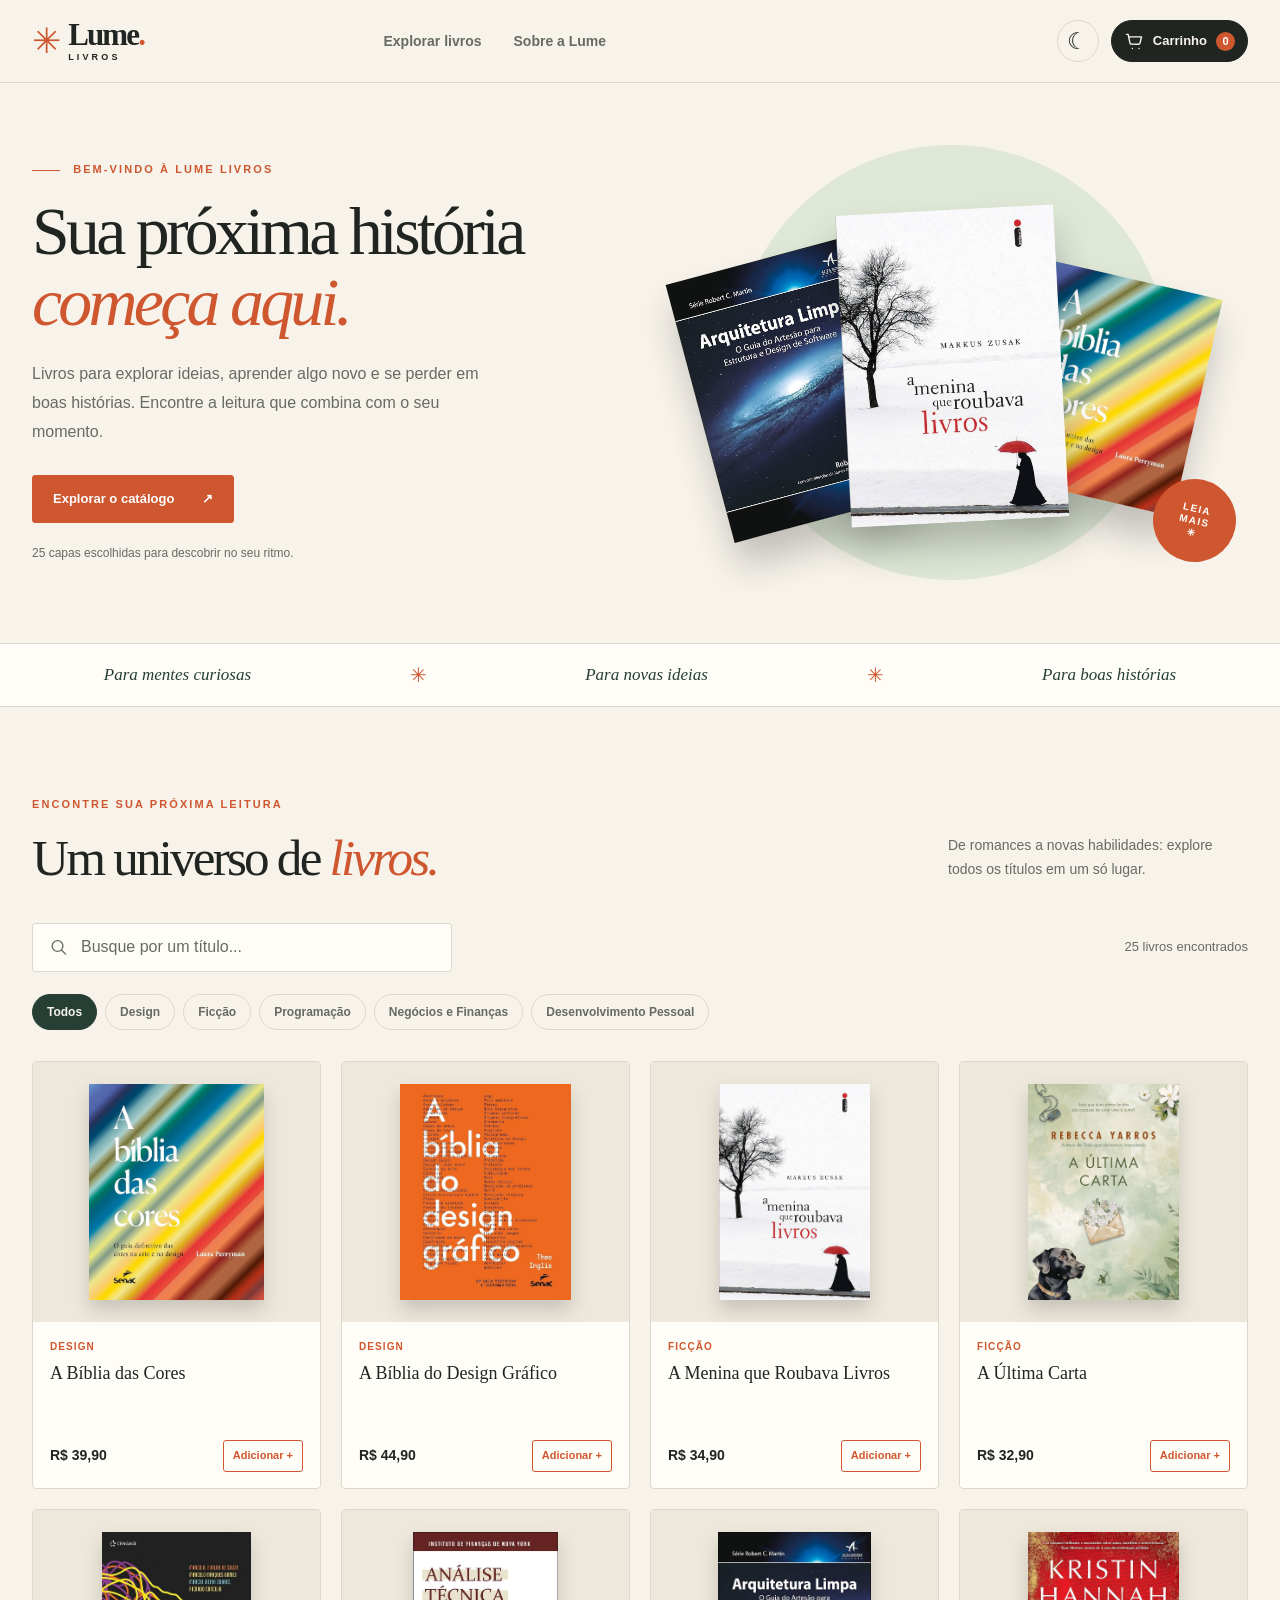
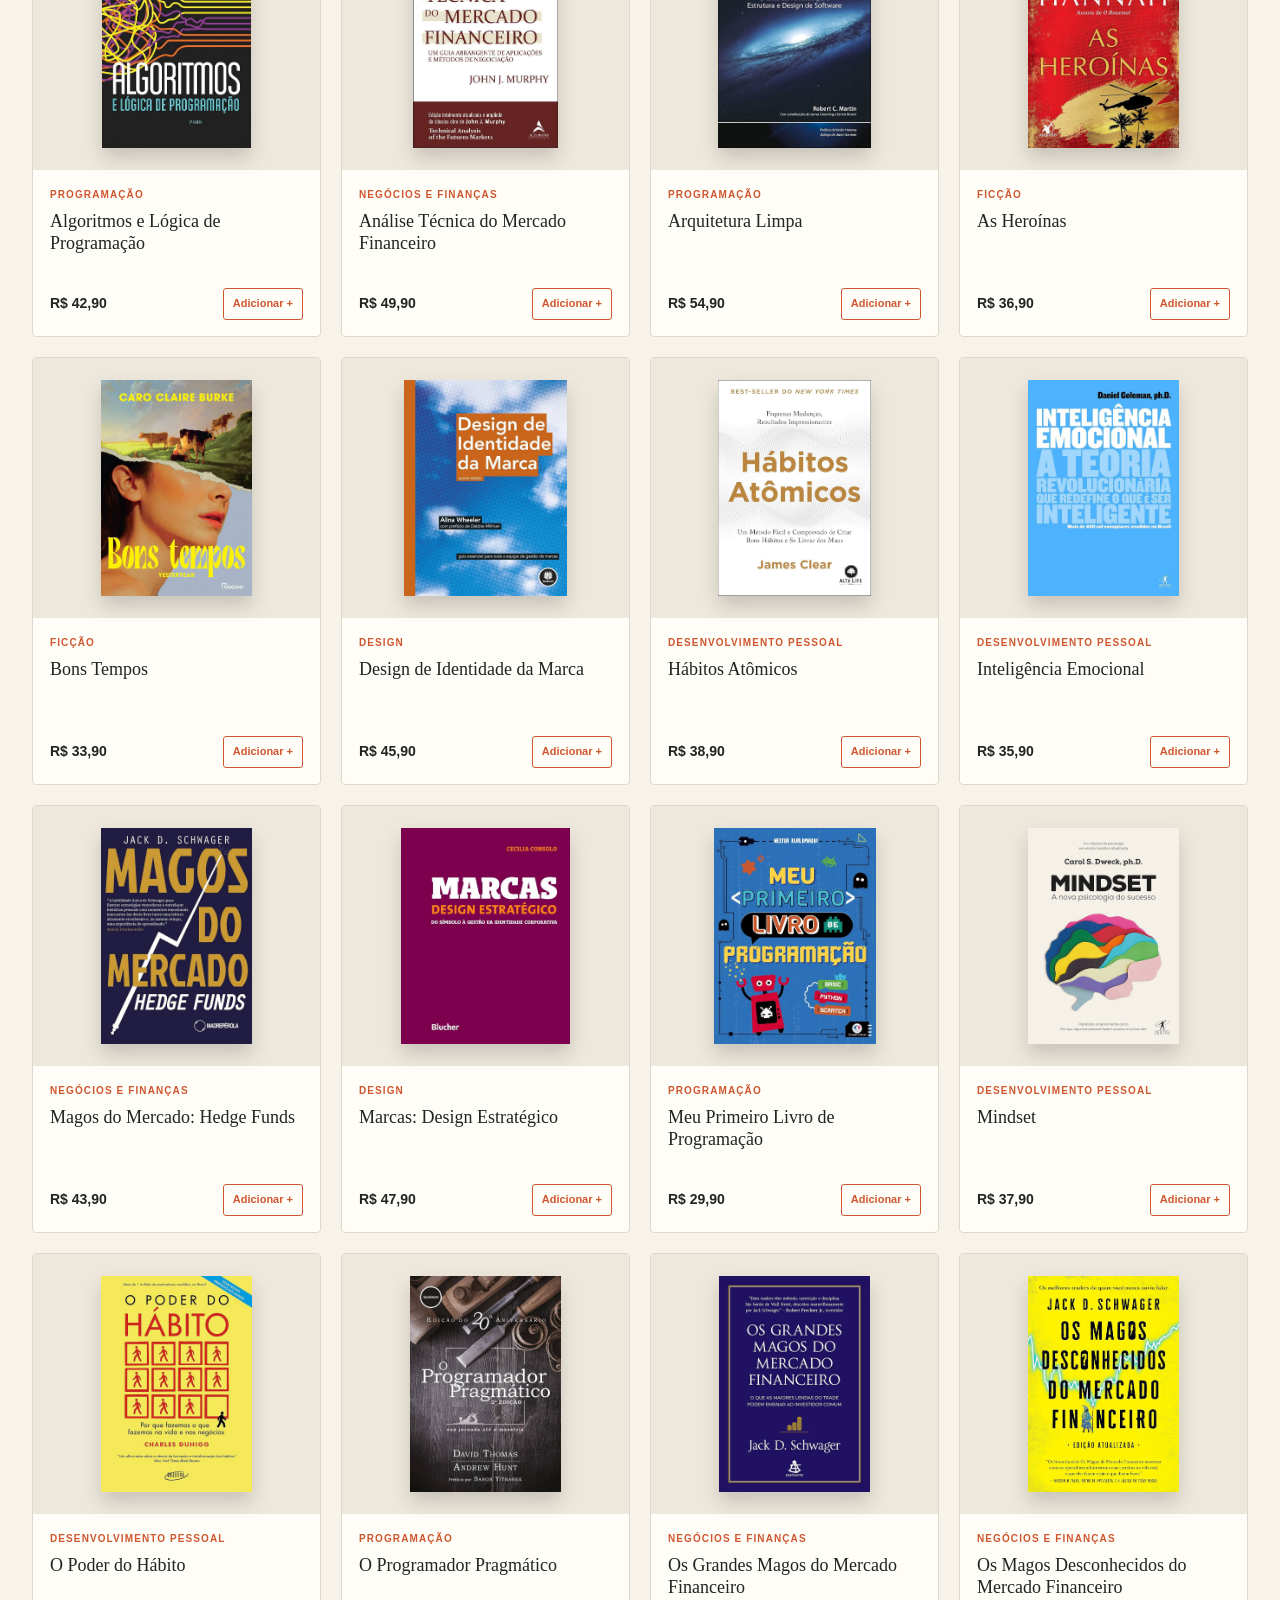
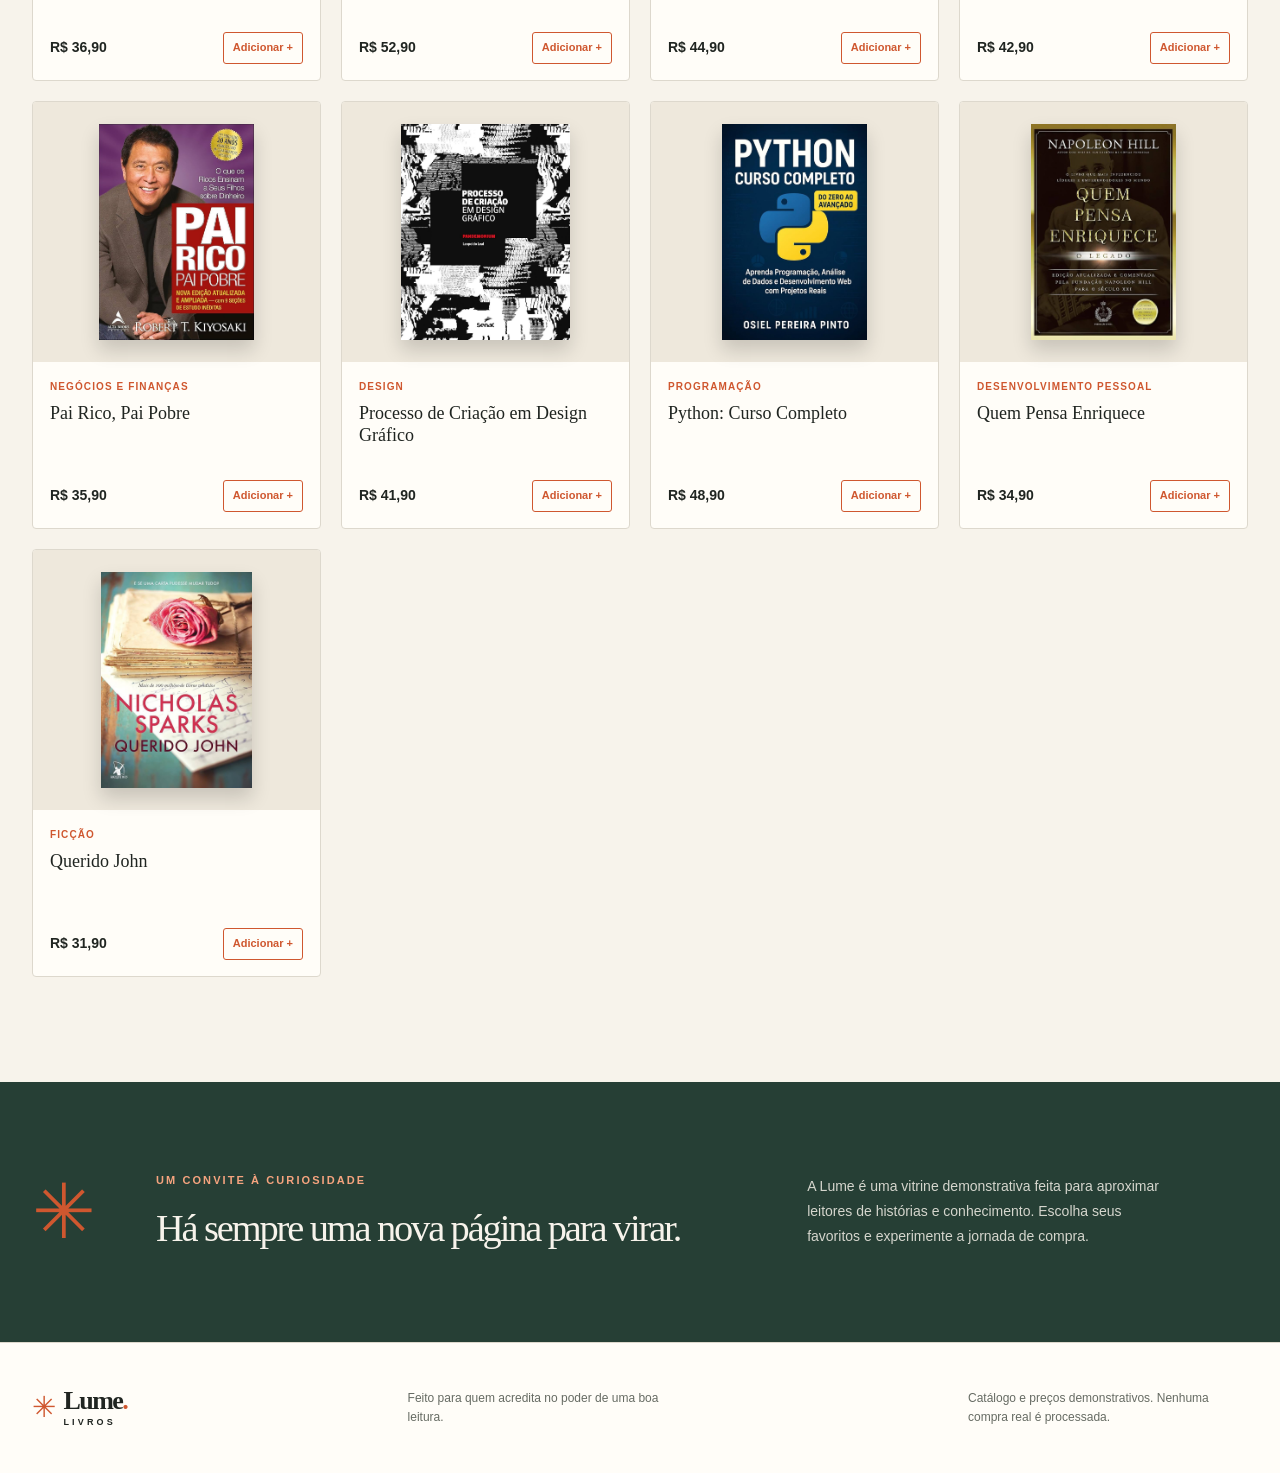
<file: index.html>
<!doctype html>
<html lang="pt-BR">
<head>
  <meta charset="utf-8">
  <meta name="viewport" content="width=device-width, initial-scale=1">
  <meta name="description" content="Lume Livros: uma livraria demonstrativa para descobrir novas leituras.">
  <meta name="theme-color" content="#f7f3eb">
  <title>Lume Livros | Histórias que ficam</title>
  <link rel="icon" href="assets/icons/favicon.svg" type="image/svg+xml">
  <link rel="stylesheet" href="css/style.css">
  <link rel="stylesheet" href="css/responsive.css">
  <script src="js/products.js" defer></script>
  <script src="js/cart.js" defer></script>
  <script src="js/main.js" defer></script>
</head>
<body data-pagina="inicio">
  <a class="pular-conteudo" href="#catalogo">Pular para o catálogo</a>
  <header class="cabecalho">
    <div class="container cabecalho-conteudo">
      <a class="marca" href="index.html" aria-label="Lume Livros, página inicial">
        <span class="marca-simbolo" aria-hidden="true">✳</span>
        <span>Lume<span class="marca-destaque">.</span><small>LIVROS</small></span>
      </a>
      <nav class="navegacao" aria-label="Navegação principal">
        <a href="#catalogo">Explorar livros</a>
        <a href="#sobre">Sobre a Lume</a>
      </nav>
      <div class="acoes-cabecalho">
        <button class="botao-icone botao-tema" type="button" data-alternar-tema aria-label="Ativar modo escuro" title="Alternar tema">
          <span data-icone-tema aria-hidden="true">☾</span>
        </button>
        <button class="botao-carrinho" type="button" data-abrir-carrinho aria-label="Abrir carrinho, 0 itens">
          <svg viewBox="0 0 24 24" aria-hidden="true"><path d="M3 4h2l2.1 10.2a2 2 0 0 0 2 1.6h8.2a2 2 0 0 0 2-1.6L21 7H6M10 21h.01M18 21h.01"/></svg>
          <span class="carrinho-texto">Carrinho</span>
          <span class="contagem-carrinho" data-contagem-carrinho>0</span>
        </button>
      </div>
    </div>
  </header>

  <main>
    <section class="hero" aria-labelledby="titulo-hero">
      <div class="container hero-conteudo">
        <div class="hero-texto">
          <p class="sobretitulo"><span class="linha-decorativa"></span> BEM-VINDO À LUME LIVROS</p>
          <h1 id="titulo-hero">Sua próxima história <em>começa aqui.</em></h1>
          <p class="hero-descricao">Livros para explorar ideias, aprender algo novo e se perder em boas histórias. Encontre a leitura que combina com o seu momento.</p>
          <a class="botao-primario" href="#catalogo">Explorar o catálogo <span aria-hidden="true">↗</span></a>
          <p class="hero-nota">25 capas escolhidas para descobrir no seu ritmo.</p>
        </div>
        <div class="hero-visual" role="img" aria-label="Capas dos livros A Menina que Roubava Livros, Arquitetura Limpa e A Bíblia das Cores">
          <div class="circulo-hero" aria-hidden="true"></div>
          <img class="capa-hero capa-hero-esquerda" src="assets/img/arquitetura-limpa.jpeg" alt="" width="218" height="286">
          <img class="capa-hero capa-hero-central" src="assets/img/a-menina-que-roubava-livros.jpeg" alt="" width="243" height="338">
          <img class="capa-hero capa-hero-direita" src="assets/img/a-biblia-das-cores.jpeg" alt="" width="210" height="282">
          <span class="selo-hero" aria-hidden="true">LEIA<br>MAIS<br>✳</span>
        </div>
      </div>
    </section>

    <section class="faixa-editorial" aria-label="Valores da livraria">
      <div class="container faixa-conteudo">
        <span>Para mentes curiosas</span><span aria-hidden="true">✳</span>
        <span>Para novas ideias</span><span aria-hidden="true">✳</span>
        <span>Para boas histórias</span>
      </div>
    </section>

    <section class="secao-catalogo container" id="catalogo" aria-labelledby="titulo-catalogo">
      <div class="titulo-secao">
        <div>
          <p class="sobretitulo">ENCONTRE SUA PRÓXIMA LEITURA</p>
          <h2 id="titulo-catalogo">Um universo de <em>livros.</em></h2>
        </div>
        <p>De romances a novas habilidades: explore todos os títulos em um só lugar.</p>
      </div>

      <div class="barra-ferramentas">
        <div class="campo-pesquisa">
          <svg viewBox="0 0 24 24" aria-hidden="true"><circle cx="10.8" cy="10.8" r="6.8"/><path d="m16 16 5 5"/></svg>
          <label class="somente-leitor" for="pesquisa">Pesquisar livros pelo título</label>
          <input id="pesquisa" type="search" placeholder="Busque por um título..." autocomplete="off">
        </div>
        <p class="contagem-resultados" id="contagem-resultados" role="status" aria-live="polite"></p>
      </div>
      <div class="filtros" id="filtros" role="group" aria-label="Filtrar por categoria"></div>
      <div class="grade-produtos" id="grade-produtos"></div>
      <div class="estado-vazio" id="busca-vazia" hidden>
        <span aria-hidden="true">⌕</span>
        <h3>Nenhum livro encontrado</h3>
        <p>Tente outro título ou escolha uma categoria diferente.</p>
        <button class="botao-secundario" type="button" id="limpar-filtros">Limpar filtros</button>
      </div>
    </section>

    <section class="secao-sobre" id="sobre" aria-labelledby="titulo-sobre">
      <div class="container sobre-conteudo">
        <span class="sobre-asterisco" aria-hidden="true">✳</span>
        <div>
          <p class="sobretitulo">UM CONVITE À CURIOSIDADE</p>
          <h2 id="titulo-sobre">Há sempre uma nova página para virar.</h2>
        </div>
        <p>A Lume é uma vitrine demonstrativa feita para aproximar leitores de histórias e conhecimento. Escolha seus favoritos e experimente a jornada de compra.</p>
      </div>
    </section>
  </main>

  <footer class="rodape">
    <div class="container rodape-conteudo">
      <a class="marca marca-rodape" href="index.html"><span class="marca-simbolo" aria-hidden="true">✳</span><span>Lume<span class="marca-destaque">.</span><small>LIVROS</small></span></a>
      <p>Feito para quem acredita no poder de uma boa leitura.</p>
      <p>Catálogo e preços demonstrativos. Nenhuma compra real é processada.</p>
    </div>
  </footer>

  <dialog class="dialogo-carrinho" id="dialogo-carrinho" aria-labelledby="titulo-carrinho">
    <div class="carrinho-cabecalho">
      <div><p class="sobretitulo">SUAS ESCOLHAS</p><h2 id="titulo-carrinho">Meu carrinho <span data-contagem-carrinho>0</span></h2></div>
      <button class="botao-icone fechar-carrinho" type="button" data-fechar-carrinho aria-label="Fechar carrinho">×</button>
    </div>
    <div class="carrinho-lista" id="carrinho-lista"></div>
    <div class="carrinho-rodape" id="carrinho-rodape">
      <div class="carrinho-total"><span>Total</span><strong id="carrinho-total">R$ 0,00</strong></div>
      <a class="botao-primario botao-finalizar" href="checkout.html">Ir para o checkout <span aria-hidden="true">→</span></a>
      <p>Simulação de compra, sem cobrança.</p>
    </div>
  </dialog>
  <p class="notificacao" id="notificacao" role="status" aria-live="polite" hidden></p>
</body>
</html>
</file>
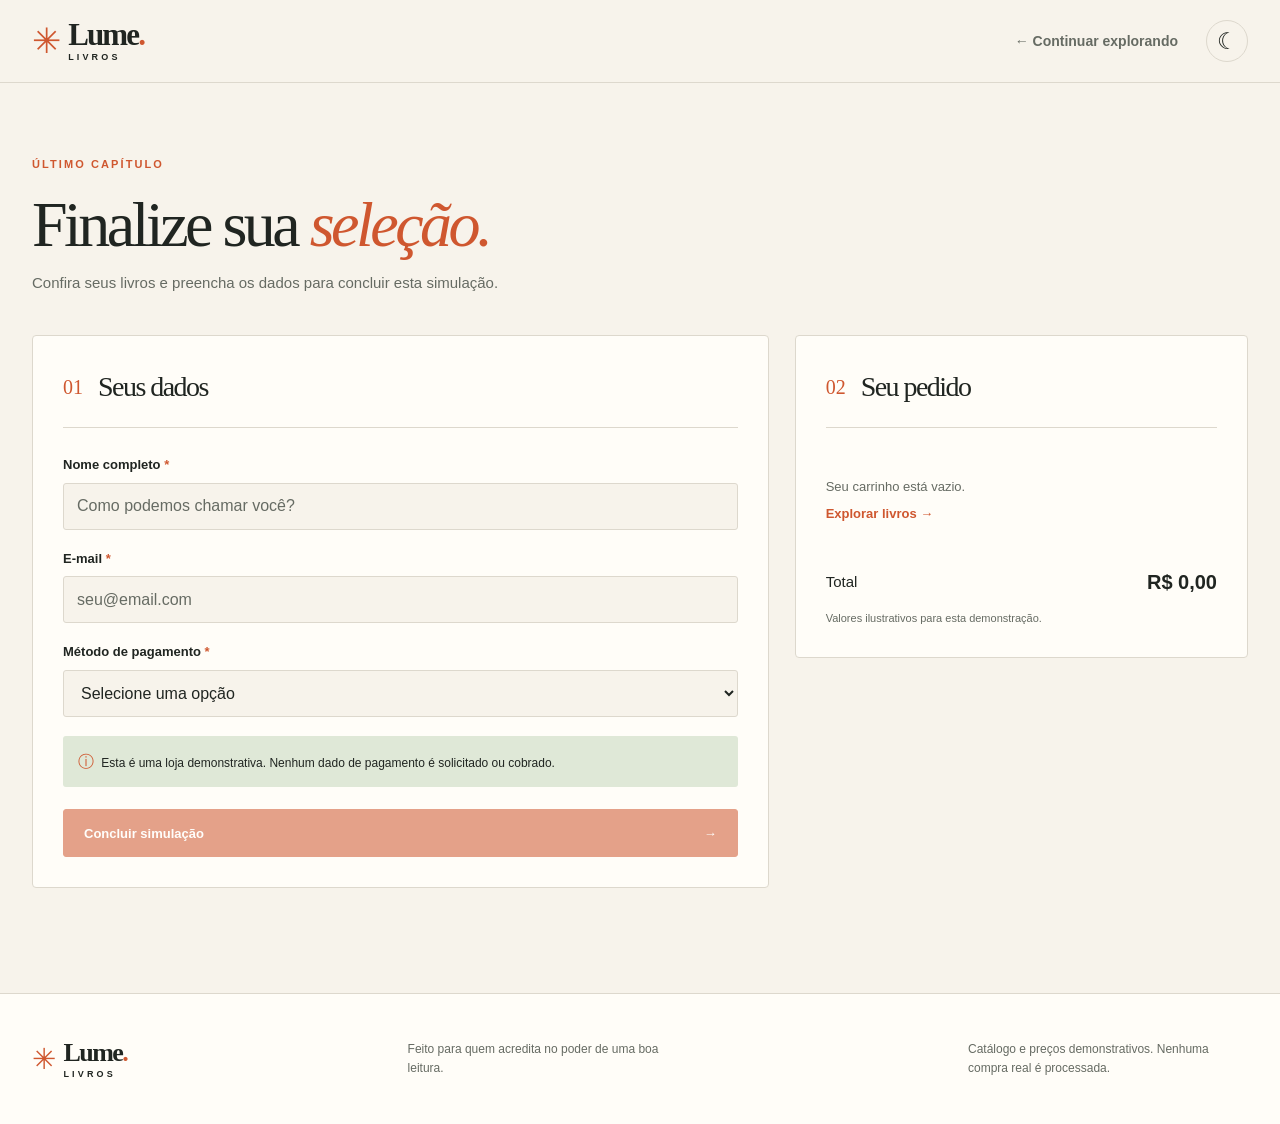
<file: checkout.html>
<!doctype html>
<html lang="pt-BR">
<head>
  <meta charset="utf-8">
  <meta name="viewport" content="width=device-width, initial-scale=1">
  <meta name="description" content="Finalize sua seleção na Lume Livros. Checkout demonstrativo, sem cobrança.">
  <meta name="theme-color" content="#f7f3eb">
  <title>Checkout | Lume Livros</title>
  <link rel="icon" href="assets/icons/favicon.svg" type="image/svg+xml">
  <link rel="stylesheet" href="css/style.css">
  <link rel="stylesheet" href="css/responsive.css">
  <script src="js/products.js" defer></script>
  <script src="js/cart.js" defer></script>
  <script src="js/main.js" defer></script>
</head>
<body data-pagina="checkout">
  <a class="pular-conteudo" href="#conteudo-principal">Pular para o conteúdo</a>
  <header class="cabecalho">
    <div class="container cabecalho-conteudo">
      <a class="marca" href="index.html" aria-label="Lume Livros, página inicial"><span class="marca-simbolo" aria-hidden="true">✳</span><span>Lume<span class="marca-destaque">.</span><small>LIVROS</small></span></a>
      <a class="voltar-loja" href="index.html">← <span>Continuar explorando</span></a>
      <button class="botao-icone botao-tema" type="button" data-alternar-tema aria-label="Ativar modo escuro" title="Alternar tema"><span data-icone-tema aria-hidden="true">☾</span></button>
    </div>
  </header>

  <main class="checkout-principal container" id="conteudo-principal">
    <div class="checkout-introducao">
      <p class="sobretitulo">ÚLTIMO CAPÍTULO</p>
      <h1>Finalize sua <em>seleção.</em></h1>
      <p>Confira seus livros e preencha os dados para concluir esta simulação.</p>
    </div>

    <div class="checkout-layout">
      <section class="painel-formulario" aria-labelledby="titulo-dados">
        <div class="painel-titulo"><span>01</span><h2 id="titulo-dados">Seus dados</h2></div>
        <form id="formulario-checkout" novalidate>
          <div class="grupo-campo">
            <label for="nome">Nome completo <span aria-hidden="true">*</span></label>
            <input id="nome" name="nome" type="text" autocomplete="name" required aria-describedby="erro-nome" placeholder="Como podemos chamar você?">
            <p class="erro-campo" id="erro-nome"></p>
          </div>
          <div class="grupo-campo">
            <label for="email">E-mail <span aria-hidden="true">*</span></label>
            <input id="email" name="email" type="email" autocomplete="email" required aria-describedby="erro-email" placeholder="seu@email.com">
            <p class="erro-campo" id="erro-email"></p>
          </div>
          <div class="grupo-campo">
            <label for="pagamento">Método de pagamento <span aria-hidden="true">*</span></label>
            <select id="pagamento" name="pagamento" required aria-describedby="erro-pagamento">
              <option value="">Selecione uma opção</option>
              <option value="pix">Pix</option>
              <option value="cartao">Cartão de crédito</option>
              <option value="boleto">Boleto bancário</option>
            </select>
            <p class="erro-campo" id="erro-pagamento"></p>
          </div>
          <p class="aviso-simulacao"><span aria-hidden="true">ⓘ</span> Esta é uma loja demonstrativa. Nenhum dado de pagamento é solicitado ou cobrado.</p>
          <p class="erro-geral" id="erro-checkout" role="alert" hidden></p>
          <button class="botao-primario botao-enviar" type="submit" id="concluir-pedido">Concluir simulação <span aria-hidden="true">→</span></button>
        </form>
        <div class="sucesso-checkout" id="sucesso-checkout" role="status" tabindex="-1" hidden>
          <span aria-hidden="true">✳</span>
          <h2>Pedido simulado com sucesso!</h2>
          <p>Obrigado por explorar a Lume Livros. Nenhuma cobrança foi realizada.</p>
          <a class="botao-primario" href="index.html">Voltar ao catálogo <span aria-hidden="true">→</span></a>
        </div>
      </section>

      <aside class="resumo-pedido" aria-labelledby="titulo-resumo">
        <div class="painel-titulo"><span>02</span><h2 id="titulo-resumo">Seu pedido</h2></div>
        <div id="resumo-itens"></div>
        <div class="resumo-total"><span>Total</span><strong id="resumo-total">R$ 0,00</strong></div>
        <p class="resumo-nota">Valores ilustrativos para esta demonstração.</p>
      </aside>
    </div>
  </main>

  <footer class="rodape">
    <div class="container rodape-conteudo"><a class="marca marca-rodape" href="index.html"><span class="marca-simbolo" aria-hidden="true">✳</span><span>Lume<span class="marca-destaque">.</span><small>LIVROS</small></span></a><p>Feito para quem acredita no poder de uma boa leitura.</p><p>Catálogo e preços demonstrativos. Nenhuma compra real é processada.</p></div>
  </footer>
</body>
</html>
</file>
<file: css/style.css>
:root {
  color-scheme: light;
  --fundo: #f7f3eb;
  --superficie: #fffdf8;
  --superficie-suave: #eee8dc;
  --texto: #202521;
  --texto-suave: #666b63;
  --borda: #ddd8cd;
  --destaque: #cf572f;
  --destaque-hover: #ae401d;
  --verde: #263f35;
  --verde-claro: #dfe8d7;
  --erro: #b3342e;
  --sombra: 0 18px 50px rgba(30, 34, 29, .08);
}

:root[data-tema="escuro"] {
  color-scheme: dark;
  --fundo: #171917;
  --superficie: #222620;
  --superficie-suave: #2d332c;
  --texto: #f4f1e9;
  --texto-suave: #b6bbaf;
  --borda: #40473e;
  --destaque: #ef8e65;
  --destaque-hover: #ffa77f;
  --verde: #dce6d6;
  --verde-claro: #2d3a30;
  --erro: #ff9b91;
  --sombra: 0 18px 50px rgba(0, 0, 0, .22);
}

* { box-sizing: border-box; }
html { scroll-behavior: smooth; }
body { margin: 0; background: var(--fundo); color: var(--texto); font-family: Arial, Helvetica, sans-serif; line-height: 1.5; }
button, input, select { font: inherit; }
button { cursor: pointer; }
button:disabled { cursor: not-allowed; opacity: .55; }
a { color: inherit; text-decoration: none; }
img { display: block; max-width: 100%; }
[hidden] { display: none !important; }
:focus-visible { outline: 3px solid var(--destaque); outline-offset: 3px; }
::selection { background: var(--destaque); color: #fff; }

.container { width: min(100% - 64px, 1240px); margin-inline: auto; }
.somente-leitor { position: absolute; width: 1px; height: 1px; padding: 0; margin: -1px; overflow: hidden; clip: rect(0, 0, 0, 0); white-space: nowrap; border: 0; }
.pular-conteudo { position: absolute; z-index: 30; left: 16px; top: -70px; padding: 10px 16px; background: var(--texto); color: var(--fundo); }
.pular-conteudo:focus { top: 12px; }

.cabecalho { position: relative; z-index: 5; border-bottom: 1px solid var(--borda); background: var(--fundo); }
.cabecalho-conteudo { min-height: 82px; display: flex; align-items: center; gap: 28px; }
.marca { display: inline-flex; align-items: center; gap: 9px; white-space: nowrap; font-family: Georgia, 'Times New Roman', serif; font-size: 31px; font-weight: bold; letter-spacing: -.06em; line-height: .9; }
.marca-simbolo { color: var(--destaque); font-family: Arial, Helvetica, sans-serif; font-size: 35px; font-weight: normal; line-height: 1; }
.marca-destaque { color: var(--destaque); }
.marca small { display: block; margin-top: 5px; font-family: Arial, Helvetica, sans-serif; font-size: 9px; font-weight: bold; letter-spacing: .35em; }
.navegacao { display: flex; align-items: center; gap: 32px; margin-inline: auto; }
.navegacao a, .voltar-loja { color: var(--texto-suave); font-size: 14px; font-weight: bold; transition: color .2s; }
.navegacao a:hover, .voltar-loja:hover { color: var(--destaque); }
.acoes-cabecalho { display: flex; align-items: center; gap: 12px; margin-left: auto; }
.botao-icone { width: 42px; height: 42px; display: grid; place-items: center; flex: none; border: 1px solid var(--borda); border-radius: 50%; background: transparent; color: var(--texto); }
.botao-icone:hover { border-color: var(--destaque); color: var(--destaque); }
.botao-tema { font-size: 23px; line-height: 1; }
.botao-carrinho { min-height: 42px; display: inline-flex; align-items: center; gap: 9px; padding: 9px 12px; border: 1px solid var(--texto); border-radius: 24px; background: var(--texto); color: var(--fundo); font-size: 13px; font-weight: bold; }
.botao-carrinho:hover { background: var(--destaque); border-color: var(--destaque); color: #fff; }
.botao-carrinho svg, .campo-pesquisa svg { width: 20px; height: 20px; fill: none; stroke: currentColor; stroke-width: 1.7; stroke-linecap: round; stroke-linejoin: round; }
.contagem-carrinho { min-width: 19px; min-height: 19px; padding-inline: 5px; display: inline-grid; place-items: center; border-radius: 50%; background: var(--destaque); color: #fff; font-size: 11px; }

.hero { overflow: hidden; background: var(--fundo); }
.hero-conteudo { min-height: 560px; display: grid; grid-template-columns: 1fr 1fr; align-items: center; gap: 30px; padding-block: 66px 68px; }
.hero-texto { position: relative; z-index: 1; max-width: 610px; }
.sobretitulo { margin: 0 0 18px; color: var(--destaque); font-size: 11px; font-weight: 800; letter-spacing: .19em; line-height: 1.4; }
.linha-decorativa { width: 28px; height: 1px; display: inline-block; margin-right: 8px; vertical-align: middle; background: var(--destaque); }
h1, h2, h3, p { margin-top: 0; }
h1, h2 { font-family: Georgia, 'Times New Roman', serif; font-weight: normal; letter-spacing: -.055em; }
h1 em, h2 em { color: var(--destaque); font-weight: normal; }
.hero h1 { margin-bottom: 22px; font-size: clamp(52px, 5.3vw, 79px); line-height: 1.05; }
.hero-descricao { max-width: 470px; margin-bottom: 28px; color: var(--texto-suave); font-size: 16px; line-height: 1.8; }
.botao-primario, .botao-secundario { min-height: 48px; display: inline-flex; align-items: center; justify-content: center; gap: 28px; padding: 12px 20px; border-radius: 3px; font-size: 13px; font-weight: bold; transition: background .2s, transform .2s, color .2s; }
.botao-primario { border: 1px solid var(--destaque); background: var(--destaque); color: #fff; }
.botao-primario:hover:not(:disabled) { background: var(--destaque-hover); border-color: var(--destaque-hover); transform: translateY(-2px); }
.botao-secundario { border: 1px solid var(--borda); background: transparent; color: var(--texto); }
.botao-secundario:hover { border-color: var(--destaque); color: var(--destaque); }
.hero-nota { margin: 21px 0 0; color: var(--texto-suave); font-size: 12px; }
.hero-visual { position: relative; min-height: 425px; display: grid; place-items: center; }
.circulo-hero { position: absolute; width: 435px; height: 435px; border-radius: 50%; background: var(--verde-claro); }
.capa-hero { position: absolute; z-index: 1; height: auto; object-fit: cover; box-shadow: 0 24px 35px rgba(21, 25, 21, .24); }
.capa-hero-central { z-index: 3; width: 218px; transform: rotate(-3deg) translateY(4px); }
.capa-hero-esquerda { z-index: 2; width: 189px; transform: translate(-160px, 28px) rotate(-15deg); }
.capa-hero-direita { z-index: 2; width: 180px; transform: translate(158px, 26px) rotate(13deg); }
.selo-hero { position: absolute; z-index: 4; right: 12px; bottom: 13px; width: 83px; height: 83px; display: grid; place-items: center; border-radius: 50%; background: var(--destaque); color: #fff; text-align: center; font-size: 10px; font-weight: bold; letter-spacing: .14em; line-height: 1.2; transform: rotate(13deg); }

.faixa-editorial { border-block: 1px solid var(--borda); background: var(--superficie); }
.faixa-conteudo { min-height: 62px; display: flex; align-items: center; justify-content: space-around; gap: 15px; color: var(--verde); font-family: Georgia, 'Times New Roman', serif; font-size: 17px; font-style: italic; }
.faixa-conteudo span:nth-child(even) { color: var(--destaque); font-family: Arial, Helvetica, sans-serif; font-size: 20px; font-style: normal; }

.secao-catalogo { padding-block: 90px 105px; scroll-margin-top: 20px; }
.titulo-secao { display: flex; align-items: end; justify-content: space-between; gap: 30px; margin-bottom: 36px; }
.titulo-secao h2 { margin: 0; font-size: clamp(40px, 4vw, 58px); line-height: 1.1; }
.titulo-secao > p { max-width: 300px; margin: 0 0 5px; color: var(--texto-suave); font-size: 14px; line-height: 1.7; }
.barra-ferramentas { display: flex; align-items: center; justify-content: space-between; gap: 20px; margin-bottom: 22px; }
.campo-pesquisa { position: relative; width: min(100%, 420px); }
.campo-pesquisa svg { position: absolute; left: 17px; top: 50%; width: 19px; height: 19px; transform: translateY(-50%); color: var(--texto-suave); pointer-events: none; }
.campo-pesquisa input { width: 100%; height: 49px; padding: 11px 16px 11px 48px; border: 1px solid var(--borda); border-radius: 3px; outline: none; background: var(--superficie); color: var(--texto); }
.campo-pesquisa input:focus { border-color: var(--destaque); box-shadow: 0 0 0 3px rgba(207, 87, 47, .13); }
.campo-pesquisa input::placeholder { color: var(--texto-suave); }
.contagem-resultados { margin: 0; color: var(--texto-suave); font-size: 13px; }
.filtros { display: flex; flex-wrap: wrap; gap: 8px; margin-bottom: 31px; }
.filtro { min-height: 36px; padding: 6px 14px; border: 1px solid var(--borda); border-radius: 20px; background: transparent; color: var(--texto-suave); font-size: 12px; font-weight: bold; }
.filtro:hover { border-color: var(--destaque); color: var(--destaque); }
.filtro[aria-pressed="true"] { border-color: var(--verde); background: var(--verde); color: var(--fundo); }
.grade-produtos { display: grid; grid-template-columns: repeat(4, minmax(0, 1fr)); gap: 20px; }
.card-produto { min-width: 0; display: flex; flex-direction: column; overflow: hidden; border: 1px solid var(--borda); border-radius: 4px; background: var(--superficie); transition: transform .2s, box-shadow .2s; }
.card-produto:hover { transform: translateY(-4px); box-shadow: var(--sombra); }
.card-imagem { min-height: 260px; display: grid; place-items: center; padding: 22px; background: var(--superficie-suave); }
.card-imagem img { width: auto; height: 216px; max-width: 100%; object-fit: contain; box-shadow: 0 10px 18px rgba(0, 0, 0, .16); }
.card-conteudo { min-height: 166px; display: flex; flex-direction: column; padding: 17px 17px 16px; }
.card-categoria { margin: 0 0 8px; color: var(--destaque); font-size: 10px; font-weight: bold; letter-spacing: .11em; text-transform: uppercase; }
.card-titulo { margin: 0 0 14px; font-family: Georgia, 'Times New Roman', serif; font-size: 18px; font-weight: normal; line-height: 1.25; }
.card-base { display: flex; align-items: center; justify-content: space-between; gap: 7px; margin-top: auto; }
.card-preco { white-space: nowrap; font-size: 14px; }
.card-adicionar { min-height: 32px; padding: 5px 9px; border: 1px solid var(--destaque); border-radius: 3px; background: transparent; color: var(--destaque); font-size: 11px; font-weight: bold; }
.card-adicionar:hover { background: var(--destaque); color: #fff; }
.estado-vazio { padding: 70px 20px; border: 1px dashed var(--borda); text-align: center; }
.estado-vazio > span { color: var(--destaque); font-size: 58px; line-height: 1; }
.estado-vazio h3 { margin: 10px 0 7px; font-family: Georgia, 'Times New Roman', serif; font-size: 26px; font-weight: normal; }
.estado-vazio p { color: var(--texto-suave); }

.secao-sobre { background: var(--verde); color: var(--fundo); }
:root[data-tema="escuro"] .secao-sobre { background: #26362c; color: #f4f1e9; }
.sobre-conteudo { min-height: 260px; display: grid; grid-template-columns: 90px 1.4fr 1fr; align-items: center; gap: 34px; padding-block: 45px; }
.sobre-asterisco { color: var(--destaque); font-size: 76px; line-height: 1; }
.sobre-conteudo .sobretitulo { color: #f6a47f; }
.sobre-conteudo h2 { max-width: 530px; margin: 0; font-size: clamp(31px, 3vw, 43px); line-height: 1.16; }
.sobre-conteudo > p { max-width: 370px; margin: 0; font-size: 14px; line-height: 1.8; opacity: .84; }
.rodape { border-top: 1px solid var(--borda); background: var(--superficie); }
.rodape-conteudo { min-height: 130px; display: flex; align-items: center; justify-content: space-between; gap: 35px; }
.marca-rodape { font-size: 26px; }
.marca-rodape .marca-simbolo { font-size: 29px; }
.rodape p { max-width: 280px; margin: 0; color: var(--texto-suave); font-size: 12px; line-height: 1.6; }

.dialogo-carrinho { position: fixed; inset: 0 0 0 auto; width: min(460px, 100%); max-width: none; height: 100dvh; max-height: none; margin: 0; padding: 0; border: 0; background: var(--superficie); color: var(--texto); box-shadow: -15px 0 40px rgba(0, 0, 0, .16); }
.dialogo-carrinho[open] { display: flex; flex-direction: column; }
.dialogo-carrinho::backdrop { background: rgba(15, 20, 16, .55); }
.carrinho-cabecalho { display: flex; align-items: start; justify-content: space-between; gap: 15px; padding: 27px 28px 22px; border-bottom: 1px solid var(--borda); }
.carrinho-cabecalho .sobretitulo { margin-bottom: 7px; }
.carrinho-cabecalho h2 { margin: 0; font-size: 32px; }
.carrinho-cabecalho h2 span { margin-left: 5px; color: var(--destaque); font-family: Arial, Helvetica, sans-serif; font-size: 15px; font-weight: bold; vertical-align: middle; }
.fechar-carrinho { font-size: 26px; }
.carrinho-lista { flex: 1; overflow-y: auto; padding: 6px 28px; }
.item-carrinho { display: grid; grid-template-columns: 77px 1fr; gap: 16px; padding-block: 20px; border-bottom: 1px solid var(--borda); }
.item-carrinho > img { width: 77px; height: 102px; object-fit: contain; background: var(--superficie-suave); }
.item-categoria { margin-bottom: 3px; color: var(--destaque); font-size: 10px; font-weight: bold; text-transform: uppercase; }
.item-detalhes h3 { margin-bottom: 5px; font-family: Georgia, 'Times New Roman', serif; font-size: 17px; font-weight: normal; line-height: 1.25; }
.item-detalhes strong { font-size: 13px; }
.item-controles { width: fit-content; display: flex; align-items: center; gap: 10px; margin-top: 10px; border: 1px solid var(--borda); border-radius: 3px; }
.item-controles button { width: 27px; height: 27px; border: 0; background: transparent; color: var(--texto); font-size: 17px; }
.item-controles button:hover { color: var(--destaque); }
.item-controles span { min-width: 14px; text-align: center; font-size: 12px; }
.item-remover { margin-top: 8px; padding: 0; border: 0; background: transparent; color: var(--texto-suave); font-size: 11px; text-decoration: underline; }
.item-remover:hover { color: var(--erro); }
.carrinho-vazio { display: flex; flex-direction: column; align-items: center; justify-content: center; min-height: 280px; padding: 28px; text-align: center; }
.carrinho-vazio-simbolo { color: var(--destaque); font-size: 48px; }
.carrinho-vazio h3 { margin: 4px 0 6px; font-family: Georgia, 'Times New Roman', serif; font-size: 24px; font-weight: normal; }
.carrinho-vazio p { margin-bottom: 23px; color: var(--texto-suave); font-size: 13px; }
.carrinho-rodape { padding: 20px 28px 26px; border-top: 1px solid var(--borda); }
.carrinho-total, .resumo-total { display: flex; align-items: center; justify-content: space-between; gap: 15px; font-size: 15px; }
.carrinho-total strong, .resumo-total strong { font-size: 20px; }
.botao-finalizar { width: 100%; justify-content: space-between; margin-top: 20px; }
.carrinho-rodape p { margin: 11px 0 0; color: var(--texto-suave); font-size: 11px; text-align: center; }
.notificacao { position: fixed; z-index: 20; left: 50%; bottom: 24px; width: max-content; max-width: calc(100% - 32px); margin: 0; padding: 12px 18px; border-radius: 4px; background: var(--texto); color: var(--fundo); box-shadow: var(--sombra); font-size: 13px; transform: translateX(-50%); }

.voltar-loja { margin-left: auto; }
.checkout-principal { min-height: calc(100vh - 215px); padding-block: 74px 105px; }
.checkout-introducao { margin-bottom: 41px; }
.checkout-introducao h1 { margin-bottom: 11px; font-size: clamp(47px, 5vw, 68px); line-height: 1.1; }
.checkout-introducao > p:last-child { margin-bottom: 0; color: var(--texto-suave); font-size: 15px; }
.checkout-layout { display: grid; grid-template-columns: minmax(0, 1.3fr) minmax(330px, .8fr); align-items: start; gap: 26px; }
.painel-formulario, .resumo-pedido { padding: 30px; border: 1px solid var(--borda); border-radius: 4px; background: var(--superficie); }
.painel-titulo { display: flex; align-items: center; gap: 15px; margin-bottom: 27px; padding-bottom: 19px; border-bottom: 1px solid var(--borda); }
.painel-titulo span { color: var(--destaque); font-family: Georgia, 'Times New Roman', serif; font-size: 20px; }
.painel-titulo h2 { margin: 0; font-size: 28px; }
.grupo-campo { margin-bottom: 19px; }
.grupo-campo label { display: block; margin-bottom: 8px; font-size: 13px; font-weight: bold; }
.grupo-campo label span { color: var(--destaque); }
.grupo-campo input, .grupo-campo select { width: 100%; min-height: 47px; padding: 10px 13px; border: 1px solid var(--borda); border-radius: 3px; outline: 0; background: var(--fundo); color: var(--texto); }
.grupo-campo input:focus, .grupo-campo select:focus { border-color: var(--destaque); box-shadow: 0 0 0 3px rgba(207, 87, 47, .13); }
.grupo-campo input[aria-invalid="true"], .grupo-campo select[aria-invalid="true"] { border-color: var(--erro); }
.grupo-campo input::placeholder { color: var(--texto-suave); }
.erro-campo { min-height: 0; margin: 5px 0 0; color: var(--erro); font-size: 12px; }
.erro-campo:empty { display: none; }
.aviso-simulacao { margin: 6px 0 22px; padding: 13px 15px; border-radius: 3px; background: var(--verde-claro); color: var(--texto); font-size: 12px; line-height: 1.6; }
.aviso-simulacao span { margin-right: 4px; color: var(--destaque); font-size: 16px; }
.erro-geral { color: var(--erro); font-size: 13px; }
.botao-enviar { width: 100%; justify-content: space-between; }
.resumo-item { display: grid; grid-template-columns: 49px minmax(0, 1fr) auto; align-items: center; gap: 10px; padding-block: 12px; border-bottom: 1px solid var(--borda); }
.resumo-item img { width: 49px; height: 64px; object-fit: contain; background: var(--superficie-suave); }
.resumo-item h3 { margin: 0 0 4px; font-family: Georgia, 'Times New Roman', serif; font-size: 14px; font-weight: normal; line-height: 1.25; }
.resumo-item p { margin: 0; color: var(--texto-suave); font-size: 11px; }
.resumo-item strong { white-space: nowrap; font-size: 12px; }
.resumo-total { margin-top: 22px; }
.resumo-nota { margin: 13px 0 0; color: var(--texto-suave); font-size: 11px; }
.resumo-vazio { padding-block: 22px; color: var(--texto-suave); font-size: 13px; }
.resumo-vazio p { margin-bottom: 7px; }
.resumo-vazio a { color: var(--destaque); font-weight: bold; }
.sucesso-checkout { padding: 14px 0 8px; text-align: center; }
.sucesso-checkout > span { color: var(--destaque); font-size: 50px; }
.sucesso-checkout h2 { margin: 5px 0 9px; font-size: 30px; }
.sucesso-checkout p { color: var(--texto-suave); font-size: 14px; }
.sucesso-checkout .botao-primario { margin-top: 10px; }

@media (prefers-reduced-motion: reduce) {
  html { scroll-behavior: auto; }
  *, *::before, *::after { transition-duration: .01ms !important; animation-duration: .01ms !important; }
}
</file>
<file: css/responsive.css>
@media (max-width: 1050px) {
  .grade-produtos { grid-template-columns: repeat(3, minmax(0, 1fr)); }
  .hero-conteudo { grid-template-columns: 1.1fr .9fr; }
  .hero-visual { transform: scale(.82); transform-origin: center; }
  .sobre-conteudo { grid-template-columns: 60px 1.3fr 1fr; gap: 22px; }
}

@media (max-width: 760px) {
  .container { width: min(100% - 36px, 600px); }
  .cabecalho-conteudo { min-height: 72px; }
  .navegacao { display: none; }
  .hero-conteudo { grid-template-columns: 1fr; gap: 5px; padding-block: 56px 30px; }
  .hero h1 { max-width: 590px; }
  .hero-visual { min-height: 375px; transform: scale(.88); }
  .faixa-conteudo { flex-wrap: wrap; justify-content: center; padding-block: 15px; font-size: 15px; }
  .secao-catalogo { padding-block: 65px 75px; }
  .titulo-secao { display: block; margin-bottom: 29px; }
  .titulo-secao > p { max-width: 470px; margin-top: 13px; }
  .grade-produtos { grid-template-columns: repeat(2, minmax(0, 1fr)); gap: 14px; }
  .card-imagem { min-height: 232px; }
  .card-imagem img { height: 188px; }
  .sobre-conteudo { grid-template-columns: 60px 1fr; gap: 16px; }
  .sobre-conteudo > p { grid-column: 2; }
  .rodape-conteudo { flex-wrap: wrap; justify-content: start; gap: 15px 30px; padding-block: 28px; }
  .rodape-conteudo .marca { width: 100%; }
  .checkout-principal { padding-block: 58px 75px; }
  .checkout-layout { grid-template-columns: 1fr; }
  .resumo-pedido { grid-row: 1; }
}

@media (max-width: 480px) {
  .container { width: min(100% - 28px, 430px); }
  .marca { font-size: 27px; }
  .marca-simbolo { font-size: 30px; }
  .marca small { font-size: 8px; }
  .cabecalho-conteudo { gap: 10px; }
  .acoes-cabecalho { gap: 7px; }
  .botao-icone { width: 38px; height: 38px; }
  .botao-carrinho { min-height: 38px; gap: 5px; padding: 7px 9px; }
  .carrinho-texto { display: none; }
  .hero-conteudo { padding-top: 42px; }
  .hero h1 { font-size: clamp(47px, 12vw, 62px); }
  .hero-descricao { font-size: 14px; }
  .hero-visual { min-height: 290px; transform: scale(.66); margin: -30px -20px -25px; }
  .faixa-conteudo { gap: 8px; font-size: 13px; }
  .faixa-conteudo span:nth-child(4), .faixa-conteudo span:nth-child(5) { display: none; }
  .titulo-secao h2 { font-size: 41px; }
  .barra-ferramentas { display: block; }
  .campo-pesquisa { width: 100%; }
  .contagem-resultados { margin-top: 10px; }
  .filtros { flex-wrap: nowrap; overflow-x: auto; margin-right: -14px; padding: 0 14px 8px 0; scrollbar-width: thin; }
  .filtro { flex: none; }
  .grade-produtos { gap: 10px; }
  .card-imagem { min-height: 194px; padding: 13px; }
  .card-imagem img { height: 168px; }
  .card-conteudo { min-height: 169px; padding: 12px; }
  .card-titulo { font-size: 16px; }
  .card-base { align-items: start; flex-direction: column; gap: 8px; }
  .card-adicionar { width: 100%; }
  .sobre-conteudo { grid-template-columns: 1fr; }
  .sobre-asterisco { font-size: 52px; }
  .sobre-conteudo > p { grid-column: 1; }
  .voltar-loja { font-size: 12px; }
  .voltar-loja span { display: none; }
  .checkout-introducao h1 { font-size: 46px; }
  .painel-formulario, .resumo-pedido { padding: 21px; }
  .resumo-item { grid-template-columns: 45px minmax(0, 1fr); }
  .resumo-item strong { grid-column: 2; }
  .dialogo-carrinho { width: 100%; }
  .carrinho-cabecalho, .carrinho-rodape { padding-inline: 20px; }
  .carrinho-lista { padding-inline: 20px; }
}
</file>
